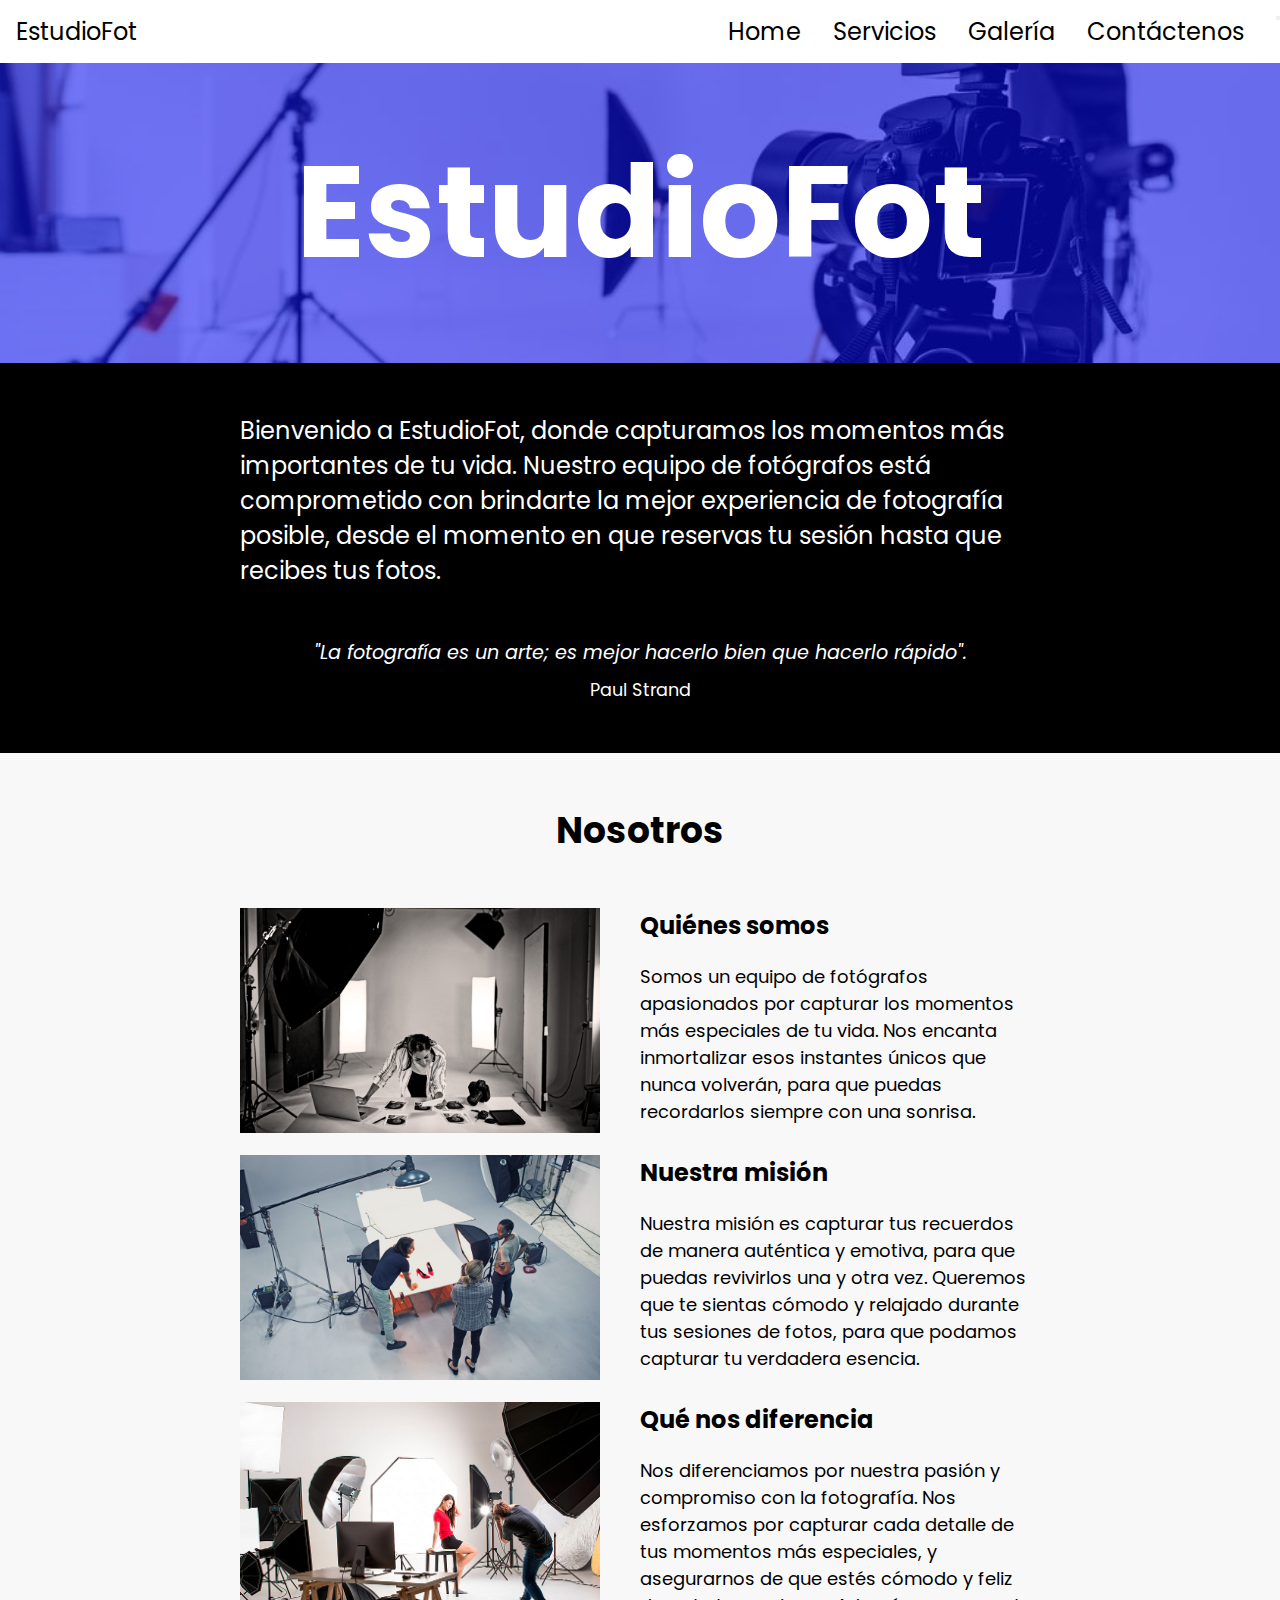
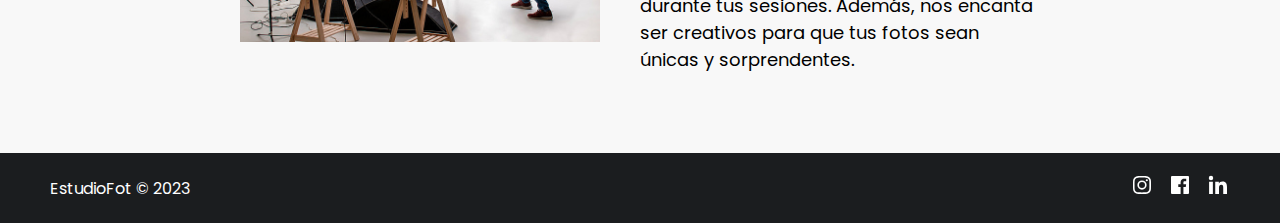
<file: index.html>
<!DOCTYPE html>
<html>

<head>
	<meta charset="UTF-8">
	<meta http-equiv="X-UA-Compatible" content="IE=edge">
	<meta name="viewport" content="width=device-width, initial-scale=1.0">
	<link rel="shortcut icon" href="favicon.ico" type="image/x-icon">
	<link rel="stylesheet" type="text/css" href="./css/style.css">
	<link rel="stylesheet" type="text/css" href="./css/navbar.css">
	<link rel="stylesheet" type="text/css" href="./css/footer.css">
	<link rel="stylesheet" type="text/css" href="./css/home.css">
	<link rel="preconnect" href="https://fonts.googleapis.com">
	<link rel="preconnect" href="https://fonts.gstatic.com" crossorigin>
	<link
		href="https://fonts.googleapis.com/css2?family=Poppins:ital,wght@0,100;0,200;0,300;0,400;0,500;0,600;0,700;0,800;0,900;1,100;1,300;1,400;1,500;1,600;1,700;1,800;1,900&display=swap"
		rel="stylesheet">
	<title>Estudio Fotgráfico</title>
</head>

<body>
	
	<header>
		<a href="index.html">
			<p>EstudioFot</p>
		</a>
		<nav>
			<button class="navbar-toggle" onclick="toggleMenu()"><span></span><span></span><span></span></button>
			<div class="navbar-menu" id="navbar-menu">
					<a href="index.html">Home</a>
					<a href="./html/servicios.html">Servicios</a>
					<a href="./html/galeria.html">Galería</a>
					<a href="./html/contacto.html">Contáctenos</a>
			</div>
		</nav>
	</header>
	<div class="main-tittle">
		<div class="blue-layer"></div>
		<div class="main-text">
			<h1>EstudioFot</h1>
		</div>
	</div>

	<main>
		<div class="bienvenido">
		  <p class="intro-text">Bienvenido a EstudioFot, donde capturamos los momentos más importantes de tu vida. Nuestro equipo de fotógrafos está comprometido con brindarte la mejor experiencia de fotografía posible, desde el momento en que reservas tu sesión hasta que recibes tus fotos.</p>
		  <div class="quote">
			<p class="quote-text">"La fotografía es un arte; es mejor hacerlo bien que hacerlo rápido".</p>
			<p class="quote-author">Paul Strand</p>
		  </div>
		</div>
	</main>

	<section class="nosotros">
		<div class="container">
			<h2>Nosotros</h2>
			<div class="nosotros-content">
				<div class="nosotros-image">
					<img src="./img/about-us.jpg" alt="Imagen de nosotros">
				</div>
				<div class="nosotros-info">
					<h3>Quiénes somos</h3>
					<p>Somos un equipo de fotógrafos apasionados por capturar los momentos más especiales de tu vida.
						Nos encanta inmortalizar esos instantes únicos que nunca volverán, para que puedas recordarlos
						siempre con una sonrisa.</p>
				</div>
				<div class="nosotros-image">
					<img src="./img/about-us2.jpg" alt="Imagen de nosotros">
				</div>
				<div class="nosotros-info">
					<h3>Nuestra misión</h3>
					<p>Nuestra misión es capturar tus recuerdos de manera auténtica y emotiva, para que puedas
						revivirlos una y otra vez. Queremos que te sientas cómodo y relajado durante tus sesiones de
						fotos, para que podamos capturar tu verdadera esencia.</p>
				</div>
				<div class="nosotros-image">
					<img src="./img/about-us3.jpg" alt="Imagen de nosotros">
				</div>
				<div class="nosotros-info">
					<h3>Qué nos diferencia</h3>
					<p>Nos diferenciamos por nuestra pasión y compromiso con la fotografía. Nos esforzamos por capturar
						cada detalle de tus momentos más especiales, y asegurarnos de que estés cómodo y
						feliz durante tus sesiones. Además, nos encanta ser creativos para que tus fotos sean únicas y sorprendentes.
					</p>
				</div>
			</div>
		</div>
	</section>
	<footer>

		<p>EstudioFot © 2023</p>
		<div>
			<a href="https://www.instagram.com/" target="_blank"> <img src="./img/instagram-white.svg"
					alt="instagram"></a>
			<a href="https://es-la.facebook.com/" target="_blank"> <img src="./img/facebook-white.svg"
					alt="facebook"></a>
			<a href="https://www.linkedin.com/" target="_blank"> <img src="./img/linkedin-white.svg"
					alt="linkedin"></a>
		</div>
	</footer>
</body>

</html>
</file>
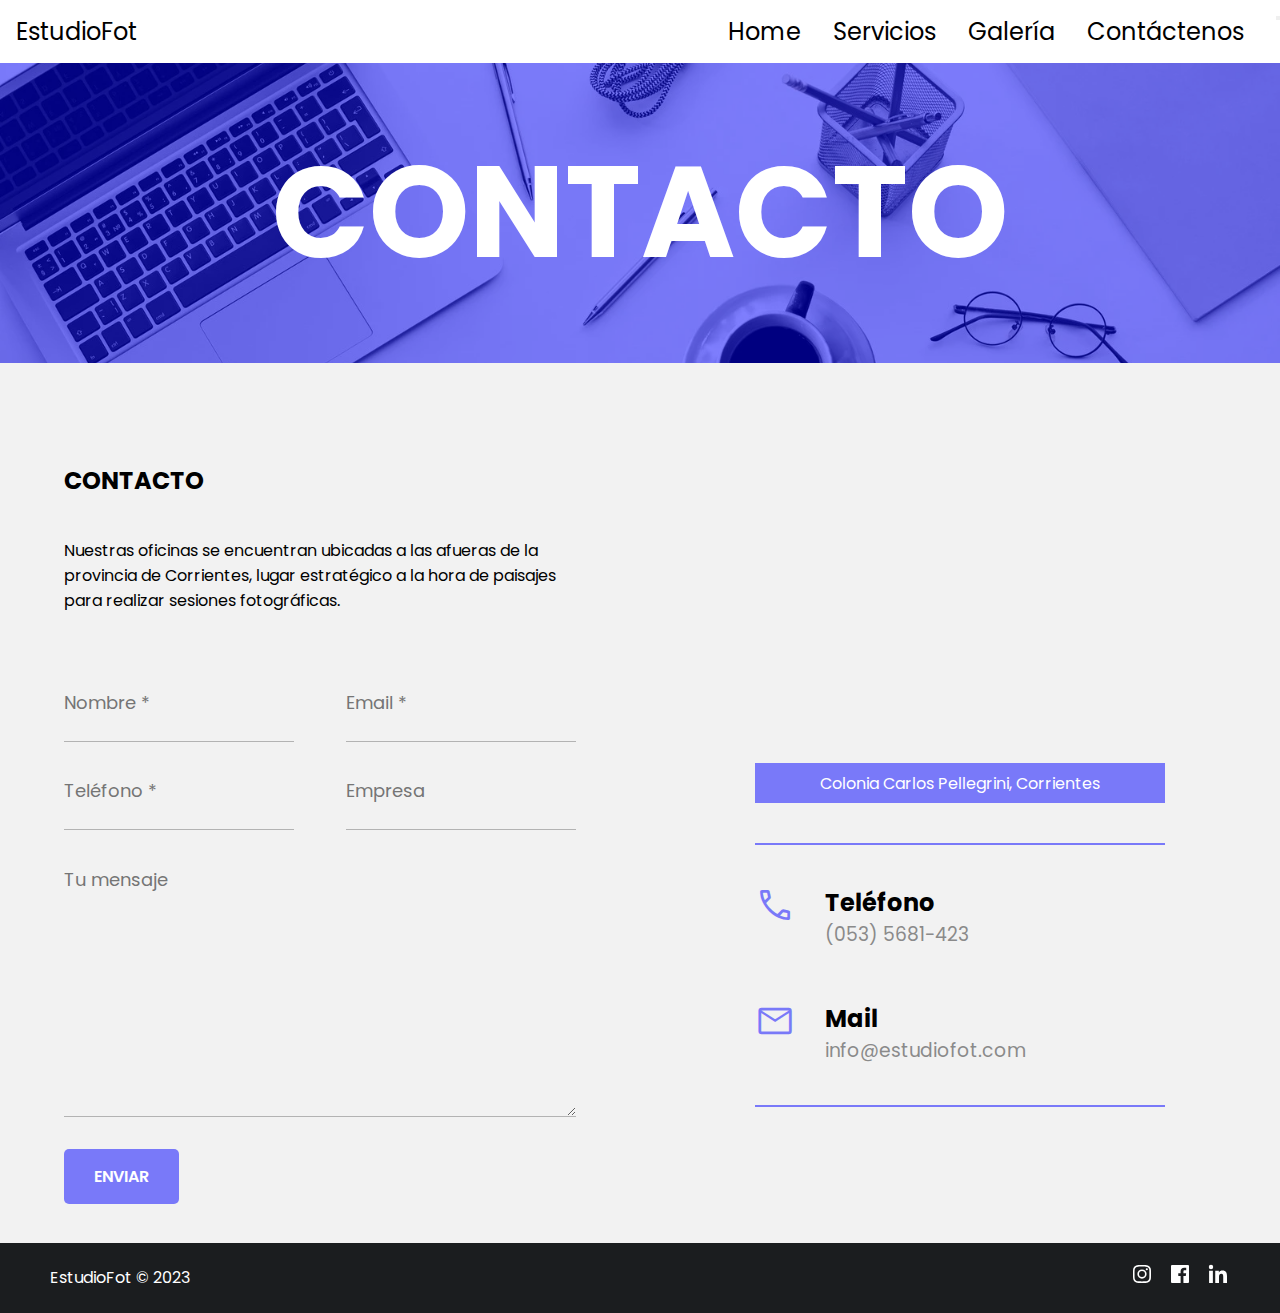
<file: html/contacto.html>
<!DOCTYPE html>
<html lang="en">

<head>
	<meta charset="UTF-8">
	<meta http-equiv="X-UA-Compatible" content="IE=edge">
	<meta name="viewport" content="width=device-width, initial-scale=1.0">
	<link rel="stylesheet" type="text/css" href="../css/style.css">
	<link rel="stylesheet" type="text/css" href="../css/navbar.css">
	<link rel="stylesheet" type="text/css" href="../css/footer.css">
	<link rel="stylesheet" type="text/css" href="../css/contacto.css">
	<link rel="preconnect" href="https://fonts.googleapis.com">
	<link rel="preconnect" href="https://fonts.gstatic.com" crossorigin>
	<link rel="stylesheet"
		href="https://fonts.googleapis.com/css2?family=Material+Symbols+Outlined:opsz,wght,FILL,GRAD@20..48,100..700,0..1,-50..200" />
	<link
		href="https://fonts.googleapis.com/css2?family=Poppins:ital,wght@0,100;0,200;0,300;0,400;0,500;0,600;0,700;0,800;0,900;1,100;1,300;1,400;1,500;1,600;1,700;1,800;1,900&display=swap"
		rel="stylesheet">
	<script type='text/javascript'
		src='https://www.bing.com/api/maps/mapcontrol?key=AryB22uQp_UX2HH8uvsBIeFuCn2MF0Db0qNpWJcYD0wQcpFxYOUD4bgWlh6JOlKc'></script>
	<script type='text/javascript'>
		var map;
		function GetMap() {
			map = new Microsoft.Maps.Map('#myMap', {
				credentials: 'AryB22uQp_UX2HH8uvsBIeFuCn2MF0Db0qNpWJcYD0wQcpFxYOUD4bgWlh6JOlKc',
				center: new Microsoft.Maps.Location(-28.5372, -57.1714),
				zoom: 12,
			});
		}
	</script>
	<script src="../js/validar.js"></script>
	<script src="../js/toggleMenu.js"></script>

	<title>EstudioFot</title>
</head>

<body onload='GetMap()'>



	<header>
		<a href="../index.html">
			<p>EstudioFot</p>
		</a>
		<nav>
			<button class="navbar-toggle" onclick="toggleMenu()"><span></span><span></span><span></span></button>
			<div class="navbar-menu" id="navbar-menu">
					<a href="../index.html">Home</a>
					<a href="servicios.html">Servicios</a>
					<a href="galeria.html">Galería</a>
					<a href="contacto.html">Contáctenos</a>
			</div>
		</nav>
	</header>

	<div class="container"><link rel="icon" href="data:image/svg+xml,%3Csvg xmlns='http://www.w3.org/2000/svg' viewBox='0 0 24 24'%3E%3Cpath d='ruta_del_icono'/%3E%3C/svg%3E" type="image/svg+xml">

		<div class="blue-layer"></div>
		<div class="contenedor-texto">
			<h1>CONTACTO</h1>
		</div>
	</div>

	<div class="contenido">
		<div class="item">
			<h2>CONTACTO</h2>
			<p>Nuestras oficinas se encuentran ubicadas a las afueras de la provincia de Corrientes, lugar estratégico a
				la hora de paisajes para realizar sesiones fotográficas. </p>
			<form id="myForm" onsubmit="return validateForm()">
				<div class="contenedor-input">
					<input class="input-normal" placeholder="Nombre *" type="text" id="name" name="name">

					<input class="input-normal" placeholder="Email *" type="email" id="email" name="email">
					<span id="name-error" class="error"></span>
					<span id="email-error" class="error"></span>
					<input class="input-normal" placeholder="Teléfono *" type="text" id="phone" name="phone">
					<input class="input-normal" placeholder="Empresa" type="text" id="empresa" name="empresa">

					<span id="phone-error" class="error"></span>
				</div>

				<textarea class="mensaje" placeholder="Tu mensaje" id="mensaje" name="mensaje"></textarea>

				<input class="input-btn" type="submit" value="ENVIAR">
			</form>
		</div>
		<div class="item">
			<div id='myMap' class="mapa"></div>
			<div class="texto-mapa">
				<p>Colonia Carlos Pellegrini, Corrientes</p>
			</div>
			<div class="divisor"></div>
			<div class="cont-datos">
				<div class="cont-datos-info">
					<div id="my-icon-phone" class="material-symbols-outlined">call</div>
					<div class="cont-datos-info-tel">
						<h2>Teléfono</h2>
						<h3>(053) 5681-423</h3>
					</div>
				</div>
				<div class="cont-datos-info">
					<div id="my-icon-mail" class="material-symbols-outlined"> mail </div>
					<div class="cont-datos-info-mail">
						<h2>Mail</h2>
						<h3>info@estudiofot.com</h3>
					</div>
				</div>
			</div>
			<div class="divisor"></div>
		</div>
	</div>


	<footer>

		<p>EstudioFot © 2023</p>
		<div>
			<a href="https://www.instagram.com/" target="_blank"> <img src="../img/instagram-white.svg"
					alt="instagram"></a>
			<a href="https://es-la.facebook.com/" target="_blank"> <img src="../img/facebook-white.svg"
					alt="facebook"></a>
			<a href="https://www.linkedin.com/" target="_blank"> <img src="../img/linkedin-white.svg"
					alt="linkedin"></a>
		</div>
	</footer>

</body>



</html>
</file>
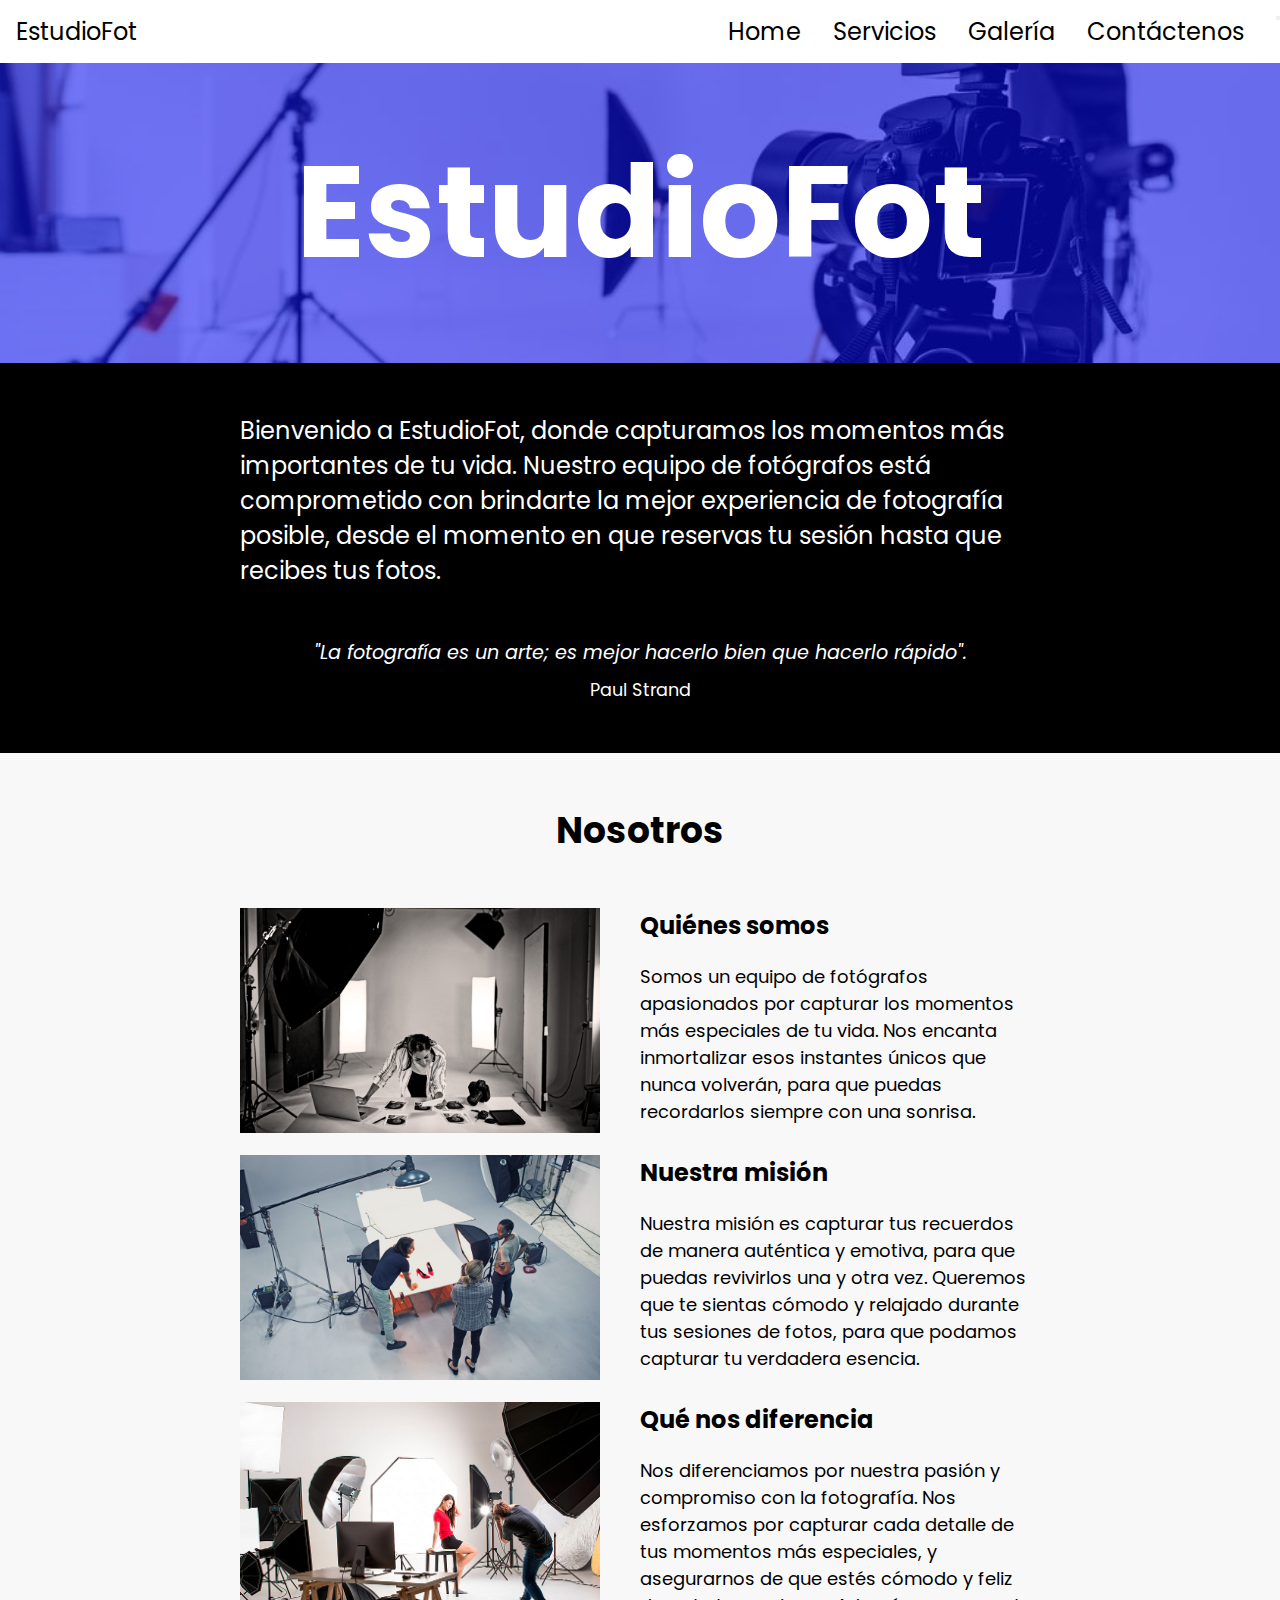
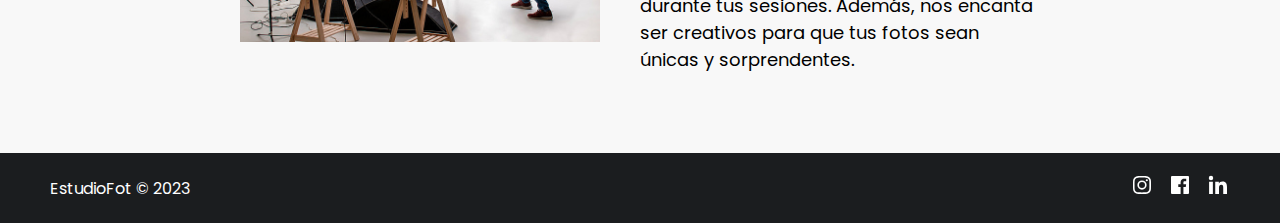
<file: html/home.html>
<!DOCTYPE html>
<html>

<head>
	<meta charset="UTF-8">
	<meta http-equiv="X-UA-Compatible" content="IE=edge">
	<meta name="viewport" content="width=device-width, initial-scale=1.0">
	<link rel="shortcut icon" href="favicon.ico" type="image/x-icon">
	<link rel="stylesheet" type="text/css" href="../css/style.css">
	<link rel="stylesheet" type="text/css" href="../css/navbar.css">
	<link rel="stylesheet" type="text/css" href="../css/footer.css">
	<link rel="stylesheet" type="text/css" href="../css/home.css">
	<link rel="preconnect" href="https://fonts.googleapis.com">
	<link rel="preconnect" href="https://fonts.gstatic.com" crossorigin>
	<link
		href="https://fonts.googleapis.com/css2?family=Poppins:ital,wght@0,100;0,200;0,300;0,400;0,500;0,600;0,700;0,800;0,900;1,100;1,300;1,400;1,500;1,600;1,700;1,800;1,900&display=swap"
		rel="stylesheet">
	<title>Estudio Fotgráfico</title>
</head>

<body>
	
	<header>
		<a href="home.html">
			<p>EstudioFot</p>
		</a>
		<nav>
			<button class="navbar-toggle" onclick="toggleMenu()"><span></span><span></span><span></span></button>
			<div class="navbar-menu" id="navbar-menu">
					<a href="home.html">Home</a>
					<a href="servicios.html">Servicios</a>
					<a href="galeria.html">Galería</a>
					<a href="contacto.html">Contáctenos</a>
			</div>
		</nav>
	</header>
	<div class="main-tittle">
		<div class="blue-layer"></div>
		<div class="main-text">
			<h1>EstudioFot</h1>
		</div>
	</div>

	<main>
		<div class="bienvenido">
		  <p class="intro-text">Bienvenido a EstudioFot, donde capturamos los momentos más importantes de tu vida. Nuestro equipo de fotógrafos está comprometido con brindarte la mejor experiencia de fotografía posible, desde el momento en que reservas tu sesión hasta que recibes tus fotos.</p>
		  <div class="quote">
			<p class="quote-text">"La fotografía es un arte; es mejor hacerlo bien que hacerlo rápido".</p>
			<p class="quote-author">Paul Strand</p>
		  </div>
		</div>
	</main>

	<section class="nosotros">
		<div class="container">
			<h2>Nosotros</h2>
			<div class="nosotros-content">
				<div class="nosotros-image">
					<img src="../.img/about-us.jpg" alt="Imagen de nosotros">
				</div>
				<div class="nosotros-info">
					<h3>Quiénes somos</h3>
					<p>Somos un equipo de fotógrafos apasionados por capturar los momentos más especiales de tu vida.
						Nos encanta inmortalizar esos instantes únicos que nunca volverán, para que puedas recordarlos
						siempre con una sonrisa.</p>
				</div>
				<div class="nosotros-image">
					<img src="../.img/about-us2.jpg" alt="Imagen de nosotros">
				</div>
				<div class="nosotros-info">
					<h3>Nuestra misión</h3>
					<p>Nuestra misión es capturar tus recuerdos de manera auténtica y emotiva, para que puedas
						revivirlos una y otra vez. Queremos que te sientas cómodo y relajado durante tus sesiones de
						fotos, para que podamos capturar tu verdadera esencia.</p>
				</div>
				<div class="nosotros-image">
					<img src="../.img/about-us3.jpg" alt="Imagen de nosotros">
				</div>
				<div class="nosotros-info">
					<h3>Qué nos diferencia</h3>
					<p>Nos diferenciamos por nuestra pasión y compromiso con la fotografía. Nos esforzamos por capturar
						cada detalle de tus momentos más especiales, y asegurarnos de que estés cómodo y
						feliz durante tus sesiones. Además, nos encanta ser creativos para que tus fotos sean únicas y sorprendentes.
					</p>
				</div>
			</div>
		</div>
	</section>
	<footer>

		<p>EstudioFot © 2023</p>
		<div>
			<a href="https://www.instagram.com/" target="_blank"> <img src="../.img/instagram-white.svg"
					alt="instagram"></a>
			<a href="https://es-la.facebook.com/" target="_blank"> <img src="../.img/facebook-white.svg"
					alt="facebook"></a>
			<a href="https://www.linkedin.com/" target="_blank"> <img src="../.img/linkedin-white.svg"
					alt="linkedin"></a>
		</div>
	</footer>
</body>

</html>
</file>
<file: css/style.css>
* {
	margin: 0;
	padding: 0;
	font-family: 'Poppins', sans-serif;
}

body {
	max-width: 100%;
	margin: 0;
}
</file>
<file: css/navbar.css>
header {
	background-color: #fff;
	overflow: hidden;
}

header a {
	float: left;
	color: black;
	text-align: center;
	padding: 14px 16px;
	text-decoration: none;
	font-size: 24px;
}


header nav {
	float: right;
	
}

.navbar-menu{
	float: left;
	color: black;
	text-align: center;
	margin-left: 16px;
	margin-right: 16px;
	text-decoration: none;
}

.navbar-menu a:hover{
	background-color: #ddd;
	color: black;
}





@media only screen and (max-width: 1024px) {

	header nav button{
	padding-top: 22px;
	padding-right: 22px;
		
	}

	.navbar {
		display: flex;
		justify-content: space-between;
		align-items: center;
		padding: 10px;
	}

	.navbar-toggle {
		display: block;
		cursor: pointer;
		/* padding: 10px; */
		background-color: transparent;
		border: none;
	}

	.navbar-toggle span {
		display: block;
		width: 25px;
		height: 3px;
		background-color: #000;
		margin-bottom: 5px;
	}

	.navbar-menu {
		display: none;
	}

	.navbar-menu.active {
		display:flex;
		flex-direction: column;
	}

}
</file>
<file: css/footer.css>
footer{
    display: flex;
    flex-direction:row;
    background-color: #1b1d1f;
    justify-content: space-between;
    align-items: center;
    color: #fff;
    height: 50px;
    padding: 10px 50px;
}

footer a img{
    margin-left: 10px;
    color: #fff;
}

@media only screen and (max-width: 480px) {

   footer {
    display: flex;
    justify-content: space-between;
    padding: 0;
    padding-left: 5%;
    padding-right: 5%;
   }

   footer p{
    width: 50%;
   }

}
</file>
<file: css/home.css>
.main-tittle {
	position: relative;
	width: 100%;
	height: 300px;
	top: 0;
	left: 0;
	background-image: url('../img/estudio-camara.jpg');
	background-position: center;
	background-size: cover;
}

.blue-layer {
	position: absolute;
	top: 0;
	left: 0;
	width: 100%;
	height: 100%;
	background-color: rgba(0, 0, 255, 0.5);
}

.main-text {
	position: absolute;
	top: 50%;
	left: 50%;
	transform: translate(-50%, -50%);
	text-align: center;
	z-index: 1;
}

.main-text h1 {
	color: white;
	font-size: 8rem;
	font-weight: bold;
}

main {
	background-color: #000000;
  	color: #FFFFFF;
  	padding: 50px;
  }
  
  .bienvenido {
	max-width: 800px;
	margin: 0 auto;
  }
  
  .intro-text {
	font-size: 1.5em;
	margin-bottom: 30px;
  }
  
  .quote {
	text-align: center;
	margin-top: 50px;
  }
  
  .quote-text {
	font-size: 1.2em;
	font-style: italic;
	margin-bottom: 10px;
  }
  
  .quote-author {
	font-size: 1.1em;
  }

.nosotros {
	background-color: #f8f8f8;
	padding: 50px 0;
}

.nosotros .container {
	max-width: 800px;
	margin: 0 auto;
}

.nosotros h2 {
	text-align: center;
	font-size: 36px;
	font-weight: bold;
	margin-bottom: 50px;
}


.nosotros-content {
	display: flex;
	flex-wrap: wrap;
	justify-content: space-between;
}


.nosotros-image {
	flex-basis: 45%;
}

.nosotros-image img {
	display: block;
	width: 100%;
	height: auto;
}

.nosotros-info {
	flex-basis: 50%;
}

.nosotros-info h3 {
	font-size: 24px;
	font-weight: bold;
	margin-top: 0;
	margin-bottom: 20px;
}

.nosotros-info p {
	font-size: 18px;
	line-height: 1.5;
	margin-bottom: 30px;
}
</file>
<file: css/contacto.css>
.container {
	position: relative;
	width: 100%;
	height: 300px;
	top: 0;
	left: 0;
	background-image: url('../img/escritorio.webp');
	background-position: center;
	background-size: cover;
}

.blue-layer {
	position: absolute;
	top: 0;
	left: 0;
	width: 100%;
	height: 100%;
	background-color: rgba(0, 0, 255, 0.5);
}

.contenedor-texto {
	position: absolute;
	top: 50%;
	left: 50%;
	transform: translate(-50%, -50%);
	text-align: center;
	z-index: 1;
}

.contenedor-texto h1 {
	color: white;

	font-size: 8rem;
	font-weight: bold;
}

.contenido {
	display: flex;
	flex-direction: row;
	justify-content: center;
	align-items: center;
	height: 90%;
	background-color: #f2f2f2;
	padding-bottom: 3%;
}

.item {
	margin: auto;
	margin-top: 100px;
	width: 40%;
}

.item h2 {
	margin-bottom: 40px;
}

.item p {
	margin-bottom: 50px;
}

.input-normal {
	width: 45%;
	margin-top: 5%;
	margin-bottom: 0;
	border: none;
	outline: none;
	background-color: transparent;
	border-bottom: 1px solid #b3b3b3;
	transition: border-bottom 0.3s linear;
	font-size: large;
	padding-bottom: 25px;
}

.input-normal:focus {
	border-bottom: 1px solid rgba(0, 0, 255, 0.5);
}


.contenedor-input {
	display: flex;
	flex-direction: row;
	flex-wrap: wrap;
	justify-content: space-between;
	align-items: center;
}

.mensaje {
	width: 100%;
	margin-bottom: 5%;
	margin-top: 5%;
	border: none;
	outline: none;
	background-color: transparent;
	border-bottom: 1px solid #b3b3b3;
	font-size: large;
	height: 250px;
	transition: border-bottom 0.3s linear;
}

.mensaje:focus {
	border-bottom: 1px solid rgba(0, 0, 255, 0.5);
}

.input-btn {
	border: none;
	background-color: rgba(0, 0, 255, 0.5);
	color: #fff;
	padding: 15px 30px;
	font-size: 16px;
	font-weight: 600;
	border-radius: 5px;
	cursor: pointer;
}

.mapa {
	width: 80%;
	height: 300px;
	margin: auto;
	margin-top: 0;
	margin-bottom: 0;
}

.texto-mapa {
	display: flex;
	background-color: rgba(0, 0, 255, 0.5);
	width: 80%;
	height: 40px;
	margin: auto;
	margin-top: 0;
	margin-bottom: 40px;
	color: #fff;
}

.texto-mapa p {
	margin: auto;
}

.divisor {
	background-color: rgba(0, 0, 255, 0.5);
	height: 2px;
	width: 80%;
	margin: auto;
}

.cont-datos {
	display: flex;
}

.cont-datos {
	width: 80%;
	height: 180px;
	margin: auto;
	margin-top: 40px;
	margin-bottom: 40px;
	display: flex;
	flex-direction: column;
	flex-wrap: wrap;
	justify-content: space-between;
	align-items: start
}

.cont-datos h2 {
	margin: 0;
}

.cont-datos h3 {
	font-weight: normal;
	color: #8a8a8a;
	text-decoration: none;

}

.cont-datos-info {
	display: flex;
	flex-direction: row;
}

#my-icon-mail {
	font-size: 40px;
	color: rgba(0, 0, 255, 0.5);
	margin-right: 30px;

}

#my-icon-phone {
	font-size: 40px;
	color: rgba(0, 0, 255, 0.5);
	margin-right: 30px;
}

.error {
	color: red;
	width: 45%;
	margin-bottom: 10px;
}












@media only screen and (max-width: 1024px) {

	.container {
		height: 300px;
	}

	.contenedor-texto h1 {
		font-size: 4rem;
	}

	.contenido {
		flex-direction: column;
	}

	.item {
		width: 70%;
		margin-top: 50px;
	}

	.mensaje {
		height: 150px;
	}

	.texto-mapa {
		display: flex;
		background-color: rgba(0, 0, 255, 0.5);
		width: 100%;
		height: 40px;
		margin: auto;
		margin-top: 0;
		margin-bottom: 40px;
		color: #fff;
	}

	.texto-mapa p {
		margin: auto;
	}

	.mapa {
		width: 100%;
		height: 300px;
	}

	.divisor {
		background-color: rgba(0, 0, 255, 0.5);
		height: 2px;
		width: 100%;
		margin: auto;
	}

	.cont-datos {
		display: flex;
	}

	.cont-datos {
		width: 100%;
		height: 180px;
		margin: auto;
		margin-top: 40px;
		margin-bottom: 40px;
		display: flex;
		flex-direction: column;
		flex-wrap: wrap;
		justify-content: space-between;
		align-items: start
	}

	.cont-datos-info {
		display: flex;
		flex-direction: row;


	}
}












@media only screen and (max-width: 480px) {
	.container {
		height: 200px;
	}

	.contenedor-texto h1 {
		font-size: 3rem;
	}

	.item {
		width: 90%;
		margin-top: 30px;
	}

	.mensaje {
		height: 100px;
	}

	.texto-mapa {
		display: flex;
		background-color: rgba(0, 0, 255, 0.5);
		width: 100%;
		height: 40px;
		margin: auto;
		margin-top: 0;
		margin-bottom: 40px;
		color: #fff;
	}

	.texto-mapa p {
		margin: auto;
	}

	.mapa {
		width: 100%;
		height: 150px;
	}
}
</file>
